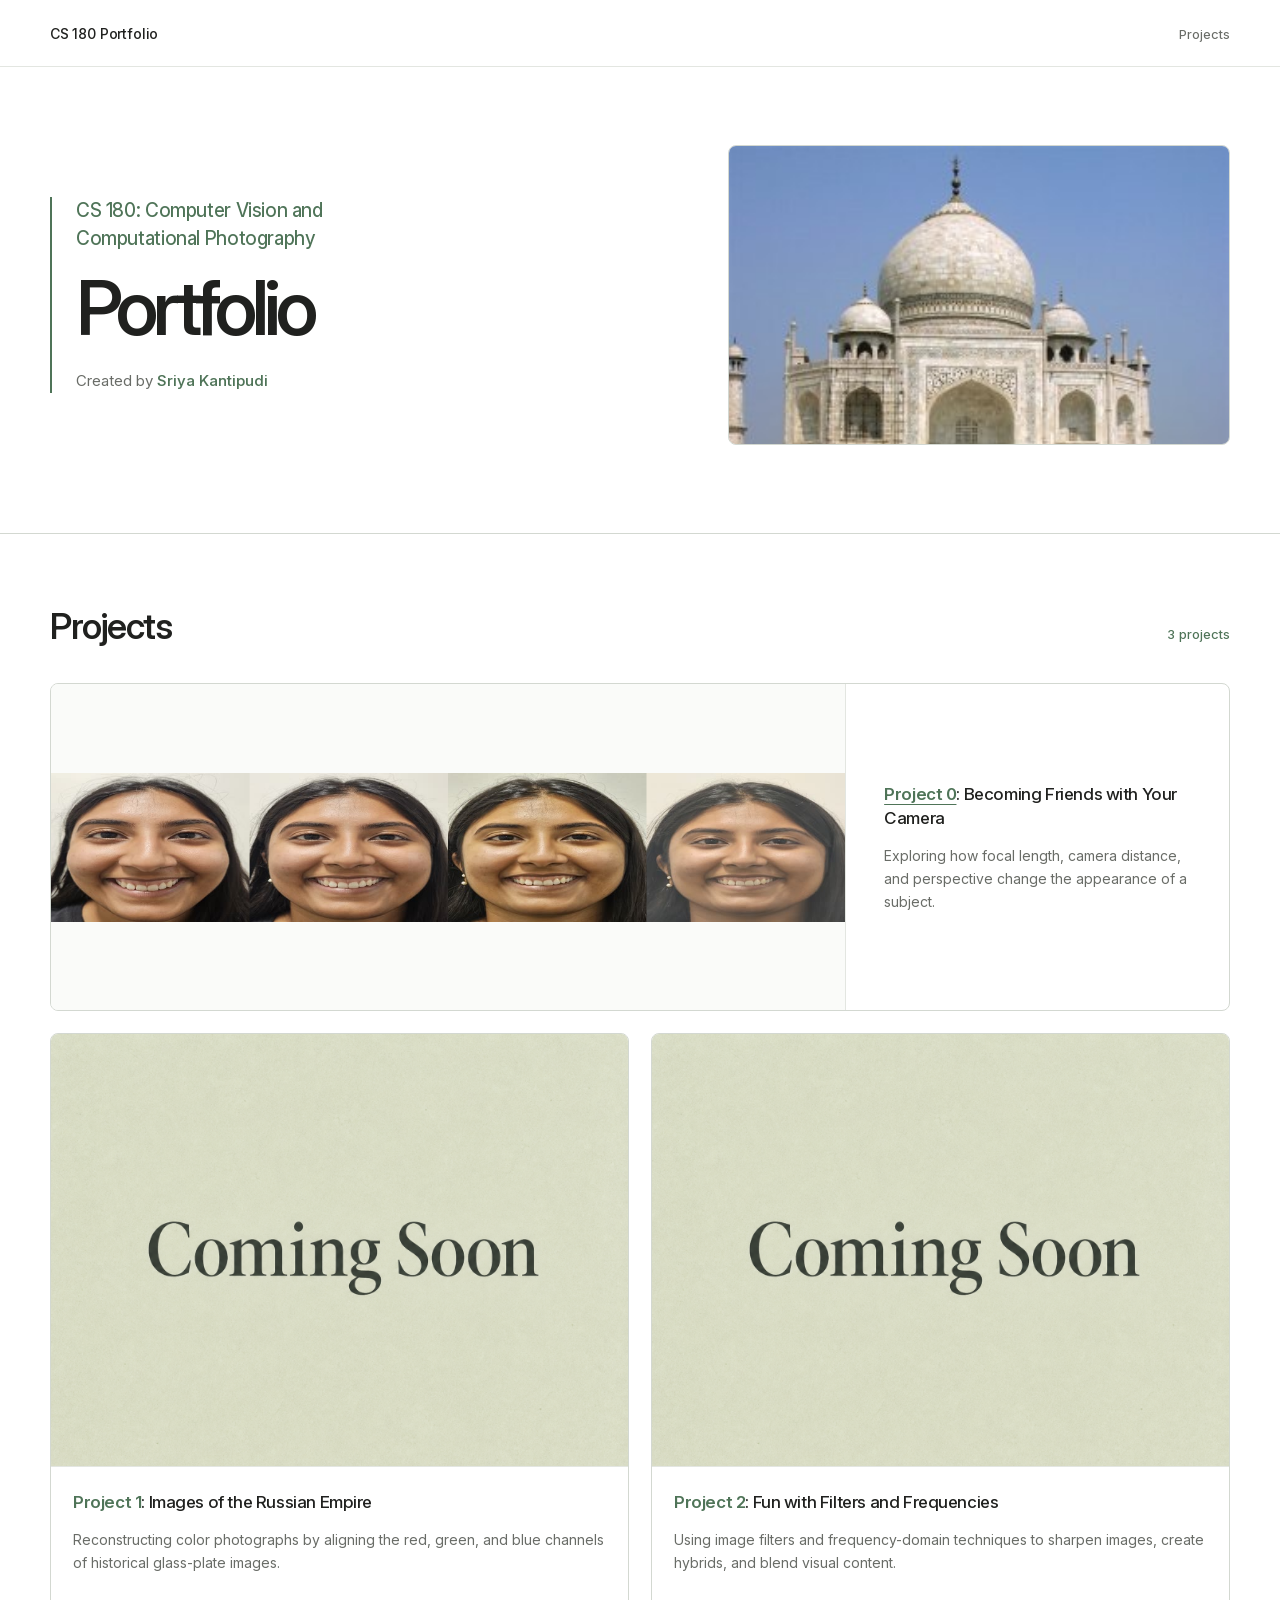
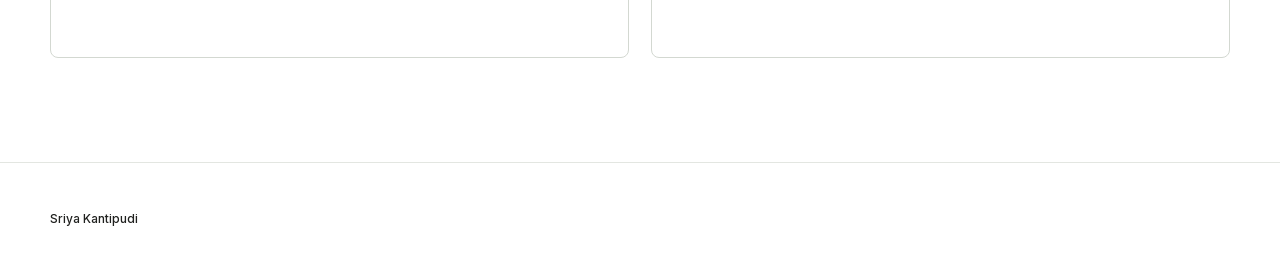
<file: index.html>
<!doctype html>
<html lang="en">
<head>
    <meta charset="utf-8">
    <meta name="viewport" content="width=device-width, initial-scale=1">
    <meta name="description" content="Sriya Kantipudi's CS 180 computer vision and computational photography portfolio.">
    <meta name="theme-color" content="#ffffff">
    <title>CS 180: Computer Vision and Computational Photography Portfolio</title>
    <style>
        @font-face {
            font-family: "Inter";
            src: url("./assets/InterVariable.woff2") format("woff2");
            font-style: normal;
            font-weight: 100 900;
            font-display: swap;
        }

        :root {
            color-scheme: light;
            --page: #ffffff;
            --surface: #fafbf9;
            --ink: #20211f;
            --muted: #696c67;
            --line: #e3e6e1;
            --line-strong: #d3d8d1;
            --sage: #4f7458;
            --sage-dark: #385740;
            --radius: 8px;
            --container: 1180px;
            font-synthesis: none;
        }

        * {
            box-sizing: border-box;
        }

        html {
            scroll-behavior: smooth;
        }

        body {
            min-width: 320px;
            margin: 0;
            background: var(--page);
            color: var(--ink);
            font-family: "Inter", -apple-system, BlinkMacSystemFont, "Segoe UI", sans-serif;
            -webkit-font-smoothing: antialiased;
            text-rendering: optimizeLegibility;
        }

        a {
            color: inherit;
        }

        img {
            display: block;
            max-width: 100%;
        }

        .skip-link {
            position: fixed;
            top: 12px;
            left: 12px;
            z-index: 10;
            padding: 10px 14px;
            border-radius: 6px;
            background: var(--ink);
            color: var(--page);
            transform: translateY(-160%);
        }

        .skip-link:focus {
            transform: translateY(0);
        }

        :focus-visible {
            outline: 3px solid var(--sage);
            outline-offset: 3px;
        }

        .container {
            width: min(100% - 48px, var(--container));
            margin-inline: auto;
        }

        .site-header {
            border-bottom: 1px solid var(--line);
            background: var(--page);
        }

        .nav-inner {
            min-height: 66px;
            display: flex;
            align-items: center;
            justify-content: space-between;
            gap: 32px;
        }

        .wordmark {
            text-decoration: none;
            font-size: 0.875rem;
            font-weight: 500;
            letter-spacing: -0.012em;
        }

        .nav-link {
            padding-block: 5px;
            border-bottom: 1px solid transparent;
            color: var(--muted);
            text-decoration: none;
            font-size: 0.8125rem;
            font-weight: 450;
            transition: color 140ms ease, border-color 140ms ease;
        }

        .nav-link:hover {
            color: var(--sage-dark);
            border-color: currentColor;
        }

        .hero {
            display: grid;
            grid-template-columns: minmax(0, 1.08fr) minmax(320px, 0.92fr);
            align-items: center;
            gap: clamp(48px, 7vw, 92px);
            padding-block: 78px 88px;
        }

        .hero-copy {
            padding-left: 24px;
            border-left: 2px solid var(--sage);
        }

        h1,
        h2,
        h3,
        p {
            margin-top: 0;
        }

        h1 {
            margin-bottom: 24px;
            text-wrap: balance;
        }

        .course-title {
            display: block;
            max-width: 34ch;
            margin-bottom: 18px;
            color: var(--sage);
            font-size: clamp(1rem, 1.55vw, 1.1875rem);
            line-height: 1.45;
            letter-spacing: -0.02em;
            font-weight: 470;
        }

        .portfolio-title {
            display: block;
            font-size: clamp(3.4rem, 6vw, 4.75rem);
            line-height: 0.98;
            letter-spacing: -0.065em;
            font-weight: 560;
        }

        .hero-meta {
            margin-bottom: 0;
            color: var(--muted);
            font-size: 0.9375rem;
            line-height: 1.6;
            font-weight: 400;
        }

        .hero-meta strong {
            color: var(--sage);
            font-weight: 540;
        }

        .hero-figure {
            margin: 0;
        }

        .hero-figure img {
            width: 100%;
            aspect-ratio: 4 / 3;
            object-fit: cover;
            object-position: center top;
            border: 1px solid var(--line-strong);
            border-radius: var(--radius);
            background: var(--surface);
        }

        .projects {
            padding-block: 72px 104px;
            border-top: 1px solid var(--line-strong);
        }

        .section-heading {
            display: flex;
            align-items: baseline;
            justify-content: space-between;
            gap: 24px;
            margin-bottom: 36px;
        }

        h2 {
            margin-bottom: 0;
            font-size: clamp(1.75rem, 3vw, 2.25rem);
            line-height: 1.15;
            letter-spacing: -0.04em;
            font-weight: 560;
        }

        .project-count {
            margin-bottom: 0;
            color: var(--sage);
            font-size: 0.8125rem;
            line-height: 1.4;
            font-weight: 470;
        }

        .project-grid {
            display: grid;
            grid-template-columns: repeat(2, minmax(0, 1fr));
            gap: 22px;
        }

        .project-card {
            min-width: 0;
            overflow: hidden;
            border: 1px solid var(--line-strong);
            border-radius: var(--radius);
            background: var(--page);
            text-decoration: none;
            transition: border-color 140ms ease, transform 140ms ease;
        }

        .project-card:hover {
            border-color: #94a997;
            transform: translateY(-2px);
        }

        .project-card:active {
            transform: translateY(0);
        }

        .project-card:focus-visible {
            outline-offset: 4px;
        }

        .project-media {
            aspect-ratio: 4 / 3;
            overflow: hidden;
            border-bottom: 1px solid var(--line);
            background: var(--surface);
        }

        .project-media img {
            width: 100%;
            height: 100%;
            object-fit: cover;
            transition: transform 180ms ease;
        }

        .project-media--contain img {
            object-fit: contain;
        }

        .project-card--featured {
            display: grid;
            grid-column: 1 / -1;
            grid-template-columns: minmax(0, 1.35fr) minmax(280px, 0.65fr);
        }

        .project-card--featured .project-media {
            min-height: 326px;
            aspect-ratio: auto;
            border-right: 1px solid var(--line);
            border-bottom: 0;
        }

        .project-card--featured .project-copy {
            min-height: 0;
            display: flex;
            flex-direction: column;
            justify-content: center;
            padding: 38px;
        }

        .project-card:hover .project-media img {
            transform: scale(1.012);
        }

        .project-card--pending:hover {
            border-color: var(--line-strong);
            transform: none;
        }

        .project-card--pending:hover .project-media img {
            transform: none;
        }

        .project-copy {
            min-height: 190px;
            padding: 23px 22px 25px;
        }

        .project-copy h3 {
            margin-bottom: 13px;
            font-size: 1.0625rem;
            line-height: 1.45;
            letter-spacing: -0.024em;
            font-weight: 500;
        }

        .project-link {
            color: var(--sage);
            font-weight: 590;
            text-decoration: underline;
            text-decoration-thickness: 1px;
            text-underline-offset: 4px;
        }

        .project-label {
            color: var(--sage);
            font-weight: 590;
        }

        .project-card:hover .project-link {
            color: var(--sage-dark);
        }

        .project-copy p {
            margin-bottom: 0;
            color: var(--muted);
            font-size: 0.875rem;
            line-height: 1.65;
        }

        .site-footer {
            border-top: 1px solid var(--line);
        }

        .footer-inner {
            min-height: 112px;
            display: flex;
            align-items: center;
            justify-content: space-between;
            gap: 24px;
            color: var(--muted);
            font-size: 0.75rem;
            line-height: 1.5;
        }

        .footer-inner p {
            margin-bottom: 0;
        }

        .footer-name {
            color: var(--ink);
            font-weight: 500;
        }

        @media (max-width: 820px) {
            .hero {
                grid-template-columns: 1fr;
                gap: 44px;
            }

            .hero-copy {
                max-width: 680px;
            }

            .hero-figure {
                max-width: 680px;
                margin-left: auto;
            }

            .project-card--featured {
                grid-template-columns: 1fr;
            }

            .project-card--featured .project-media {
                min-height: 0;
                aspect-ratio: 16 / 9;
                border-right: 0;
                border-bottom: 1px solid var(--line);
            }

            .project-card--featured .project-copy {
                padding: 28px;
            }
        }

        @media (max-width: 640px) {
            .container {
                width: min(100% - 32px, var(--container));
            }

            .nav-inner {
                min-height: 60px;
            }

            .hero {
                gap: 32px;
                padding-block: 56px 64px;
            }

            .hero-copy {
                padding-left: 18px;
            }

            .portfolio-title {
                font-size: clamp(3rem, 15vw, 3.75rem);
            }

            .projects {
                padding-block: 56px 72px;
            }

            .section-heading {
                margin-bottom: 28px;
            }

            .project-grid {
                grid-template-columns: 1fr;
                gap: 18px;
            }

            .project-copy {
                min-height: 0;
            }

            .project-card--featured .project-copy {
                padding: 23px 22px 25px;
            }

            .footer-inner {
                min-height: 104px;
                align-items: flex-start;
                flex-direction: column;
                justify-content: center;
                gap: 4px;
            }
        }

        @media (prefers-reduced-motion: reduce) {
            html {
                scroll-behavior: auto;
            }

            *,
            *::before,
            *::after {
                scroll-behavior: auto !important;
                transition: none !important;
            }
        }
    </style>
</head>
<body>
    <a class="skip-link" href="#projects">Skip to projects</a>

    <header class="site-header">
        <div class="container nav-inner">
            <a class="wordmark" href="./" aria-label="CS 180 portfolio home">
                CS 180 Portfolio
            </a>
            <nav aria-label="Primary navigation">
                <a class="nav-link" href="#projects">Projects</a>
            </nav>
        </div>
    </header>

    <main>
        <section class="container hero" aria-labelledby="page-title">
            <div class="hero-copy">
                <h1 id="page-title">
                    <span class="course-title">CS 180: Computer Vision and Computational Photography</span>
                    <span class="portfolio-title">Portfolio</span>
                </h1>
                <p class="hero-meta">Created by <strong>Sriya Kantipudi</strong></p>
            </div>
            <figure class="hero-figure">
                <img src="./assets/hero-taj.jpg" alt="Taj Mahal image used for an image-sharpening exercise" width="300" height="300" decoding="async" fetchpriority="high">
            </figure>
        </section>

        <section class="projects" id="projects" aria-labelledby="projects-title">
            <div class="container">
                <div class="section-heading">
                    <h2 id="projects-title">Projects</h2>
                    <p class="project-count">3 projects</p>
                </div>

                <div class="project-grid">
                    <a class="project-card project-card--featured" href="./0/" aria-label="Open Project 0: Becoming Friends with Your Camera">
                        <div class="project-media project-media--contain">
                            <img src="./0/media/project-0-strip.jpg" alt="Four portraits comparing camera distance and focal length" width="1280" height="240" loading="lazy" decoding="async">
                        </div>
                        <div class="project-copy">
                            <h3><span class="project-link">Project 0</span>: Becoming Friends with Your Camera</h3>
                            <p>Exploring how focal length, camera distance, and perspective change the appearance of a subject.</p>
                        </div>
                    </a>

                    <article class="project-card project-card--pending" aria-label="Project 1: Images of the Russian Empire, coming soon">
                        <div class="project-media">
                            <img src="./assets/coming-soon.png" alt="Project 1 coming soon" width="1448" height="1086" loading="lazy" decoding="async">
                        </div>
                        <div class="project-copy">
                            <h3><span class="project-label">Project 1</span>: Images of the Russian Empire</h3>
                            <p>Reconstructing color photographs by aligning the red, green, and blue channels of historical glass-plate images.</p>
                        </div>
                    </article>

                    <article class="project-card project-card--pending" aria-label="Project 2: Fun with Filters and Frequencies, coming soon">
                        <div class="project-media">
                            <img src="./assets/coming-soon.png" alt="Project 2 coming soon" width="1448" height="1086" loading="lazy" decoding="async">
                        </div>
                        <div class="project-copy">
                            <h3><span class="project-label">Project 2</span>: Fun with Filters and Frequencies</h3>
                            <p>Using image filters and frequency-domain techniques to sharpen images, create hybrids, and blend visual content.</p>
                        </div>
                    </article>
                </div>
            </div>
        </section>
    </main>

    <footer class="site-footer">
        <div class="container footer-inner">
            <p class="footer-name">Sriya Kantipudi</p>
        </div>
    </footer>
</body>
</html>
</file>
